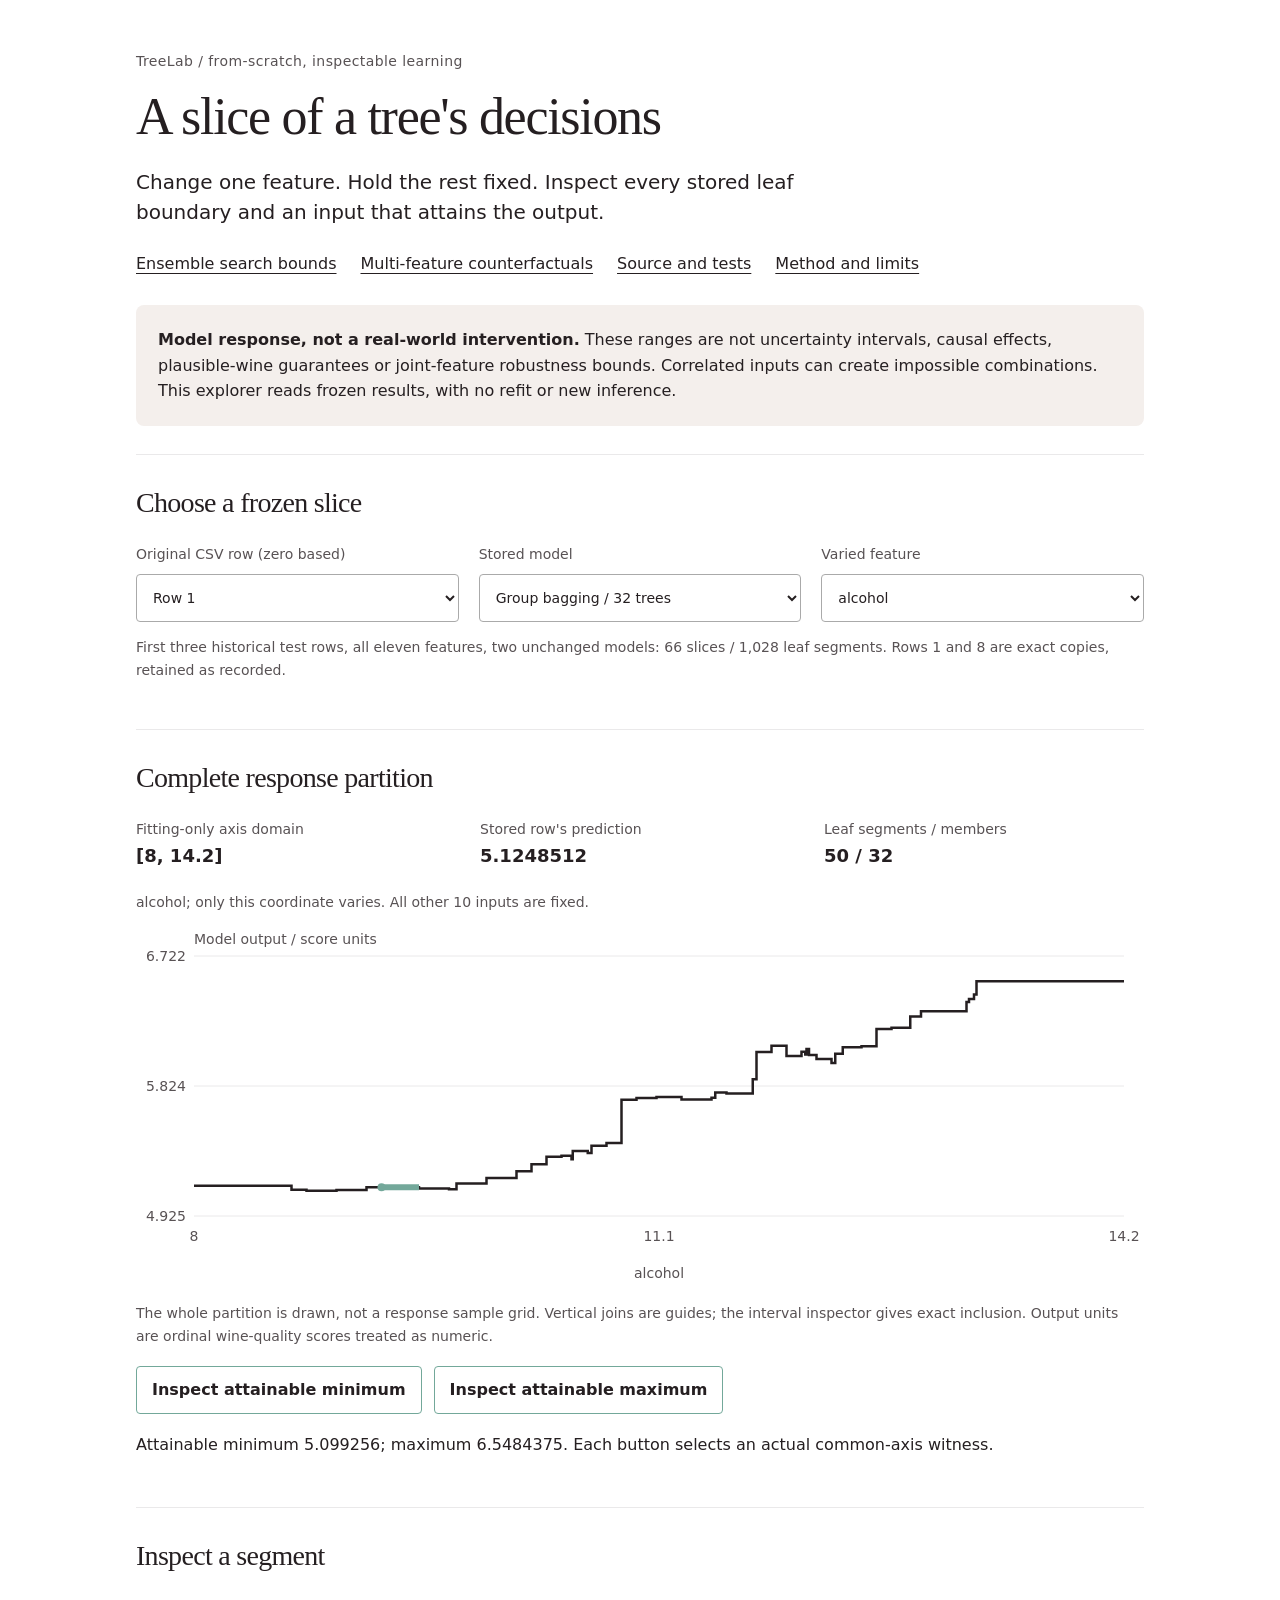
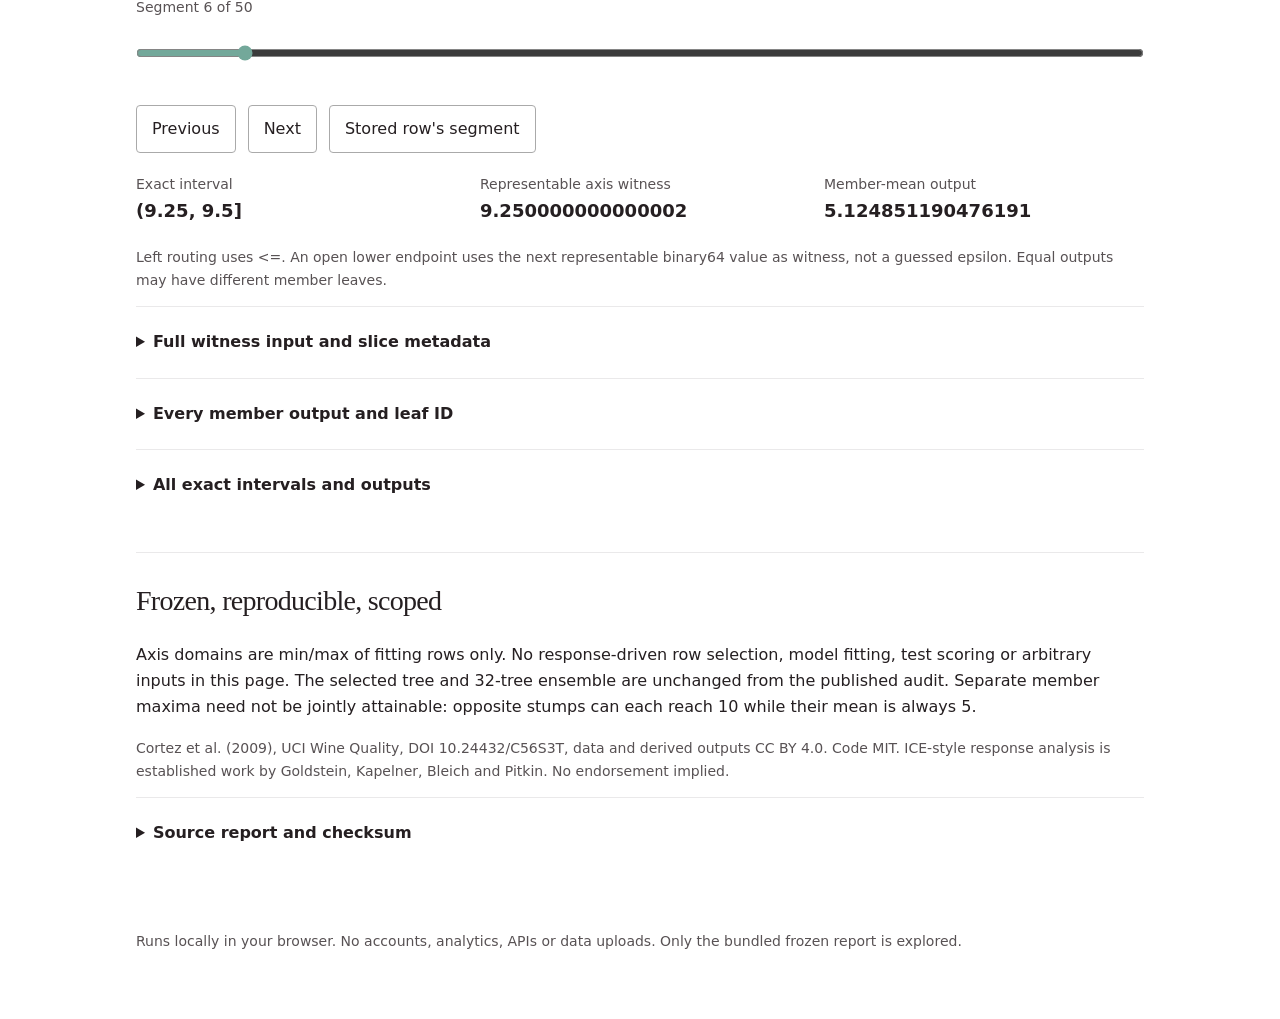
<file: docs/index.html>
<!doctype html>
<html lang="en"><head><meta charset="utf-8"><meta name="viewport" content="width=device-width,initial-scale=1"><meta name="description" content="Explore 66 frozen tree-response slices. Exact boundaries, member leaves and attainable input witnesses. Model response, not causal effects or uncertainty."><title>TreeLab / response explorer</title><link rel="stylesheet" href="style.css"><script defer src="data.js"></script><script defer src="geometry.js"></script><script defer src="app.js"></script></head>
<body><main><header><p class="eyebrow">TreeLab / from-scratch, inspectable learning</p><h1>A slice of a tree's decisions</h1><p class="intro">Change one feature. Hold the rest fixed. Inspect every stored leaf boundary and an input that attains the output.</p><nav aria-label="Project"><a href="forest.html">Ensemble search bounds</a><a href="counterfactual.html">Multi-feature counterfactuals</a><a href="https://github.com/midya8/treelab">Source and tests</a><a href="https://github.com/midya8/treelab/blob/main/SWEEPS.md">Method and limits</a></nav></header>
<aside class="note"><strong>Model response, not a real-world intervention.</strong> These ranges are not uncertainty intervals, causal effects, plausible-wine guarantees or joint-feature robustness bounds. Correlated inputs can create impossible combinations. This explorer reads frozen results, with no refit or new inference.</aside>
<noscript><p>JavaScript is required for the explorer. The source repository contains the full JSON report and static audit figures.</p></noscript>
<p id="error" role="alert" hidden></p>
<section aria-labelledby="choose"><h2 id="choose">Choose a frozen slice</h2><div class="controls"><label>Original CSV row (zero based)<select id="row"></select></label><label>Stored model<select id="model"><option value="bagging_32">Group bagging / 32 trees</option><option value="selected_cart">Selected CART / one tree</option></select></label><label>Varied feature<select id="feature"></select></label></div><p class="caption">First three historical test rows, all eleven features, two unchanged models: 66 slices / 1,028 leaf segments. Rows 1 and 8 are exact copies, retained as recorded.</p></section>
<section aria-labelledby="response-title"><h2 id="response-title">Complete response partition</h2><div class="facts"><div><span>Fitting-only axis domain</span><strong id="domain"></strong></div><div><span>Stored row's prediction</span><strong id="base"></strong></div><div><span>Leaf segments / members</span><strong id="counts"></strong></div></div><p id="axis-title" class="caption"></p><svg id="chart" viewBox="0 0 960 390" role="img" aria-labelledby="chart-title chart-desc"><title id="chart-title">One-feature response</title><desc id="chart-desc">Piecewise-constant model response. Exact interval boundaries and values are available below.</desc><g id="chart-content"></g></svg><p class="caption">The whole partition is drawn, not a response sample grid. Vertical joins are guides; the interval inspector gives exact inclusion. Output units are ordinal wine-quality scores treated as numeric.</p>
<div class="extrema"><button id="minimum" type="button">Inspect attainable minimum</button><button id="maximum" type="button">Inspect attainable maximum</button></div><p id="extrema-summary"></p></section>
<section aria-labelledby="inspect"><h2 id="inspect">Inspect a segment</h2><label for="segment">Segment <output id="segment-label"></output></label><input id="segment" type="range" min="0" value="0" step="1"><div class="step-buttons"><button id="previous" type="button">Previous</button><button id="next" type="button">Next</button><button id="observed" type="button">Stored row's segment</button></div><div id="segment-info" class="facts" aria-live="polite"></div><p class="caption">Left routing uses &lt;=. An open lower endpoint uses the next representable binary64 value as witness, not a guessed epsilon. Equal outputs may have different member leaves.</p>
<details id="witness-details"><summary>Full witness input and slice metadata</summary><pre id="witness"></pre><div class="step-buttons"><button id="copy" type="button">Copy witness JSON</button><button id="download" type="button">Download witness JSON</button></div><p id="copy-status" role="status"></p></details>
<details id="members-details"><summary>Every member output and leaf ID</summary><p class="caption">This is the mean of the displayed members on one common axis segment, not an average of separately attainable extrema.</p><ol id="members"></ol></details>
<details id="all-segments-details"><summary>All exact intervals and outputs</summary><ol id="all-segments"></ol></details></section>
<section aria-labelledby="provenance"><h2 id="provenance">Frozen, reproducible, scoped</h2><p>Axis domains are min/max of fitting rows only. No response-driven row selection, model fitting, test scoring or arbitrary inputs in this page. The selected tree and 32-tree ensemble are unchanged from the published audit. Separate member maxima need not be jointly attainable: opposite stumps can each reach 10 while their mean is always 5.</p><p class="caption">Cortez et al. (2009), UCI Wine Quality, DOI 10.24432/C56S3T, data and derived outputs CC BY 4.0. Code MIT. ICE-style response analysis is established work by Goldstein, Kapelner, Bleich and Pitkin. No endorsement implied.</p><details><summary>Source report and checksum</summary><p id="source-path"></p><code id="source-hash"></code><p>Verify against the repository report with SHA-256. This is a provenance check, not a signature.</p></details></section>
<footer>Runs locally in your browser. No accounts, analytics, APIs or data uploads. Only the bundled frozen report is explored.</footer></main></body></html>
</file>
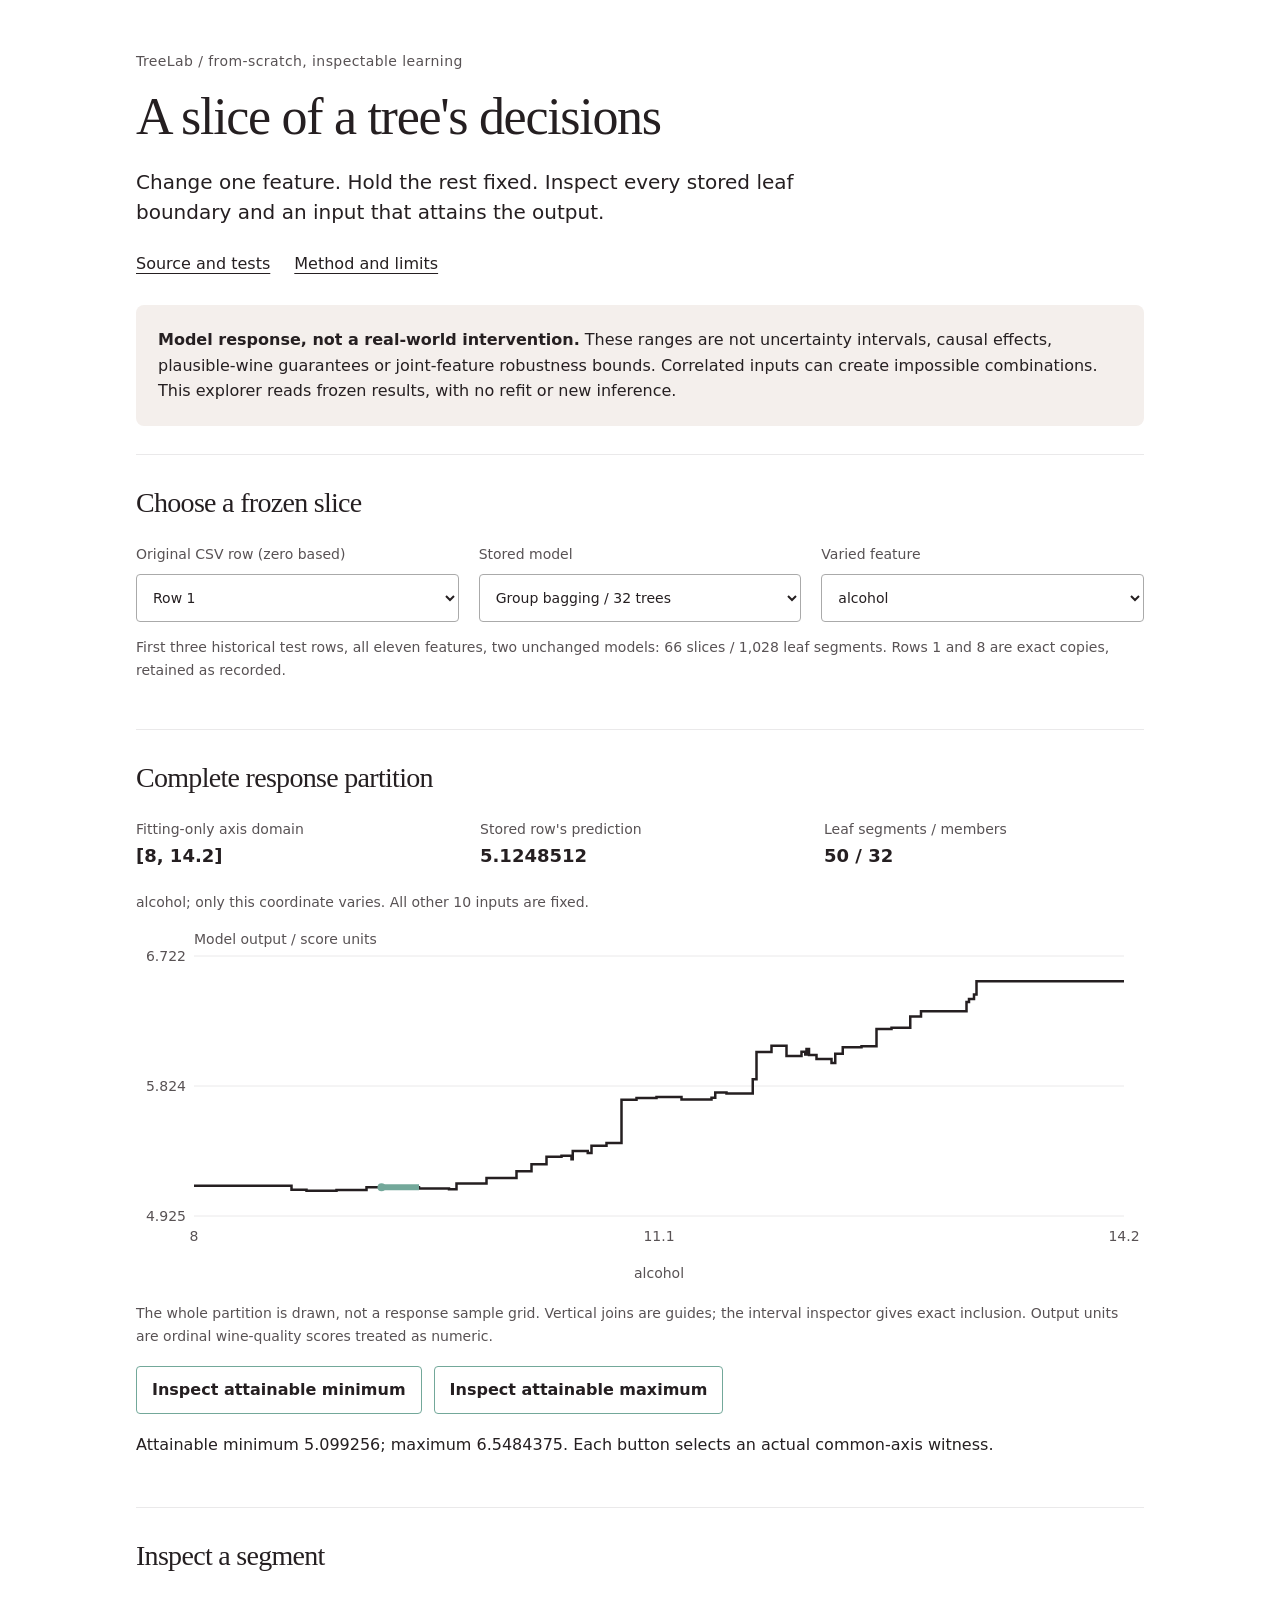
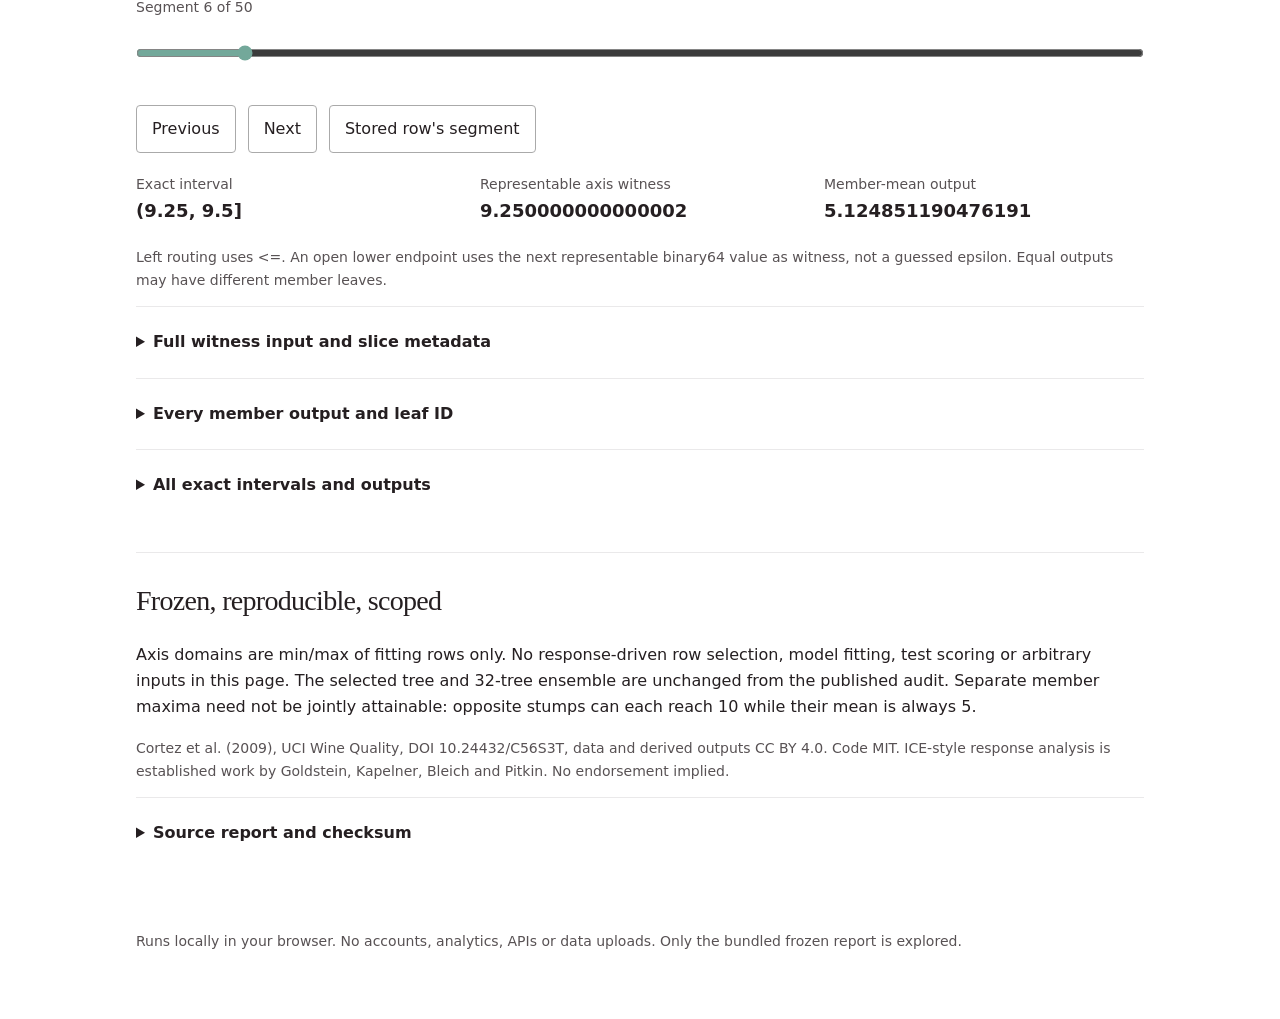
<file: docs/1-index.html>
<!doctype html>
<html lang="en"><head><meta charset="utf-8"><meta name="viewport" content="width=device-width,initial-scale=1"><meta name="description" content="Explore 66 frozen tree-response slices. Exact boundaries, member leaves and attainable input witnesses. Model response, not causal effects or uncertainty."><title>TreeLab / response explorer</title><link rel="stylesheet" href="style.css"><script defer src="data.js"></script><script defer src="geometry.js"></script><script defer src="app.js"></script></head>
<body><main><header><p class="eyebrow">TreeLab / from-scratch, inspectable learning</p><h1>A slice of a tree's decisions</h1><p class="intro">Change one feature. Hold the rest fixed. Inspect every stored leaf boundary and an input that attains the output.</p><nav aria-label="Project"><a href="https://github.com/midya8/treelab">Source and tests</a><a href="https://github.com/midya8/treelab/blob/main/SWEEPS.md">Method and limits</a></nav></header>
<aside class="note"><strong>Model response, not a real-world intervention.</strong> These ranges are not uncertainty intervals, causal effects, plausible-wine guarantees or joint-feature robustness bounds. Correlated inputs can create impossible combinations. This explorer reads frozen results, with no refit or new inference.</aside>
<noscript><p>JavaScript is required for the explorer. The source repository contains the full JSON report and static audit figures.</p></noscript>
<p id="error" role="alert" hidden></p>
<section aria-labelledby="choose"><h2 id="choose">Choose a frozen slice</h2><div class="controls"><label>Original CSV row (zero based)<select id="row"></select></label><label>Stored model<select id="model"><option value="bagging_32">Group bagging / 32 trees</option><option value="selected_cart">Selected CART / one tree</option></select></label><label>Varied feature<select id="feature"></select></label></div><p class="caption">First three historical test rows, all eleven features, two unchanged models: 66 slices / 1,028 leaf segments. Rows 1 and 8 are exact copies, retained as recorded.</p></section>
<section aria-labelledby="response-title"><h2 id="response-title">Complete response partition</h2><div class="facts"><div><span>Fitting-only axis domain</span><strong id="domain"></strong></div><div><span>Stored row's prediction</span><strong id="base"></strong></div><div><span>Leaf segments / members</span><strong id="counts"></strong></div></div><p id="axis-title" class="caption"></p><svg id="chart" viewBox="0 0 960 390" role="img" aria-labelledby="chart-title chart-desc"><title id="chart-title">One-feature response</title><desc id="chart-desc">Piecewise-constant model response. Exact interval boundaries and values are available below.</desc><g id="chart-content"></g></svg><p class="caption">The whole partition is drawn, not a response sample grid. Vertical joins are guides; the interval inspector gives exact inclusion. Output units are ordinal wine-quality scores treated as numeric.</p>
<div class="extrema"><button id="minimum" type="button">Inspect attainable minimum</button><button id="maximum" type="button">Inspect attainable maximum</button></div><p id="extrema-summary"></p></section>
<section aria-labelledby="inspect"><h2 id="inspect">Inspect a segment</h2><label for="segment">Segment <output id="segment-label"></output></label><input id="segment" type="range" min="0" value="0" step="1"><div class="step-buttons"><button id="previous" type="button">Previous</button><button id="next" type="button">Next</button><button id="observed" type="button">Stored row's segment</button></div><div id="segment-info" class="facts" aria-live="polite"></div><p class="caption">Left routing uses &lt;=. An open lower endpoint uses the next representable binary64 value as witness, not a guessed epsilon. Equal outputs may have different member leaves.</p>
<details id="witness-details"><summary>Full witness input and slice metadata</summary><pre id="witness"></pre><div class="step-buttons"><button id="copy" type="button">Copy witness JSON</button><button id="download" type="button">Download witness JSON</button></div><p id="copy-status" role="status"></p></details>
<details id="members-details"><summary>Every member output and leaf ID</summary><p class="caption">This is the mean of the displayed members on one common axis segment, not an average of separately attainable extrema.</p><ol id="members"></ol></details>
<details id="all-segments-details"><summary>All exact intervals and outputs</summary><ol id="all-segments"></ol></details></section>
<section aria-labelledby="provenance"><h2 id="provenance">Frozen, reproducible, scoped</h2><p>Axis domains are min/max of fitting rows only. No response-driven row selection, model fitting, test scoring or arbitrary inputs in this page. The selected tree and 32-tree ensemble are unchanged from the published audit. Separate member maxima need not be jointly attainable: opposite stumps can each reach 10 while their mean is always 5.</p><p class="caption">Cortez et al. (2009), UCI Wine Quality, DOI 10.24432/C56S3T, data and derived outputs CC BY 4.0. Code MIT. ICE-style response analysis is established work by Goldstein, Kapelner, Bleich and Pitkin. No endorsement implied.</p><details><summary>Source report and checksum</summary><p id="source-path"></p><code id="source-hash"></code><p>Verify against the repository report with SHA-256. This is a provenance check, not a signature.</p></details></section>
<footer>Runs locally in your browser. No accounts, analytics, APIs or data uploads. Only the bundled frozen report is explored.</footer></main></body></html>
</file>
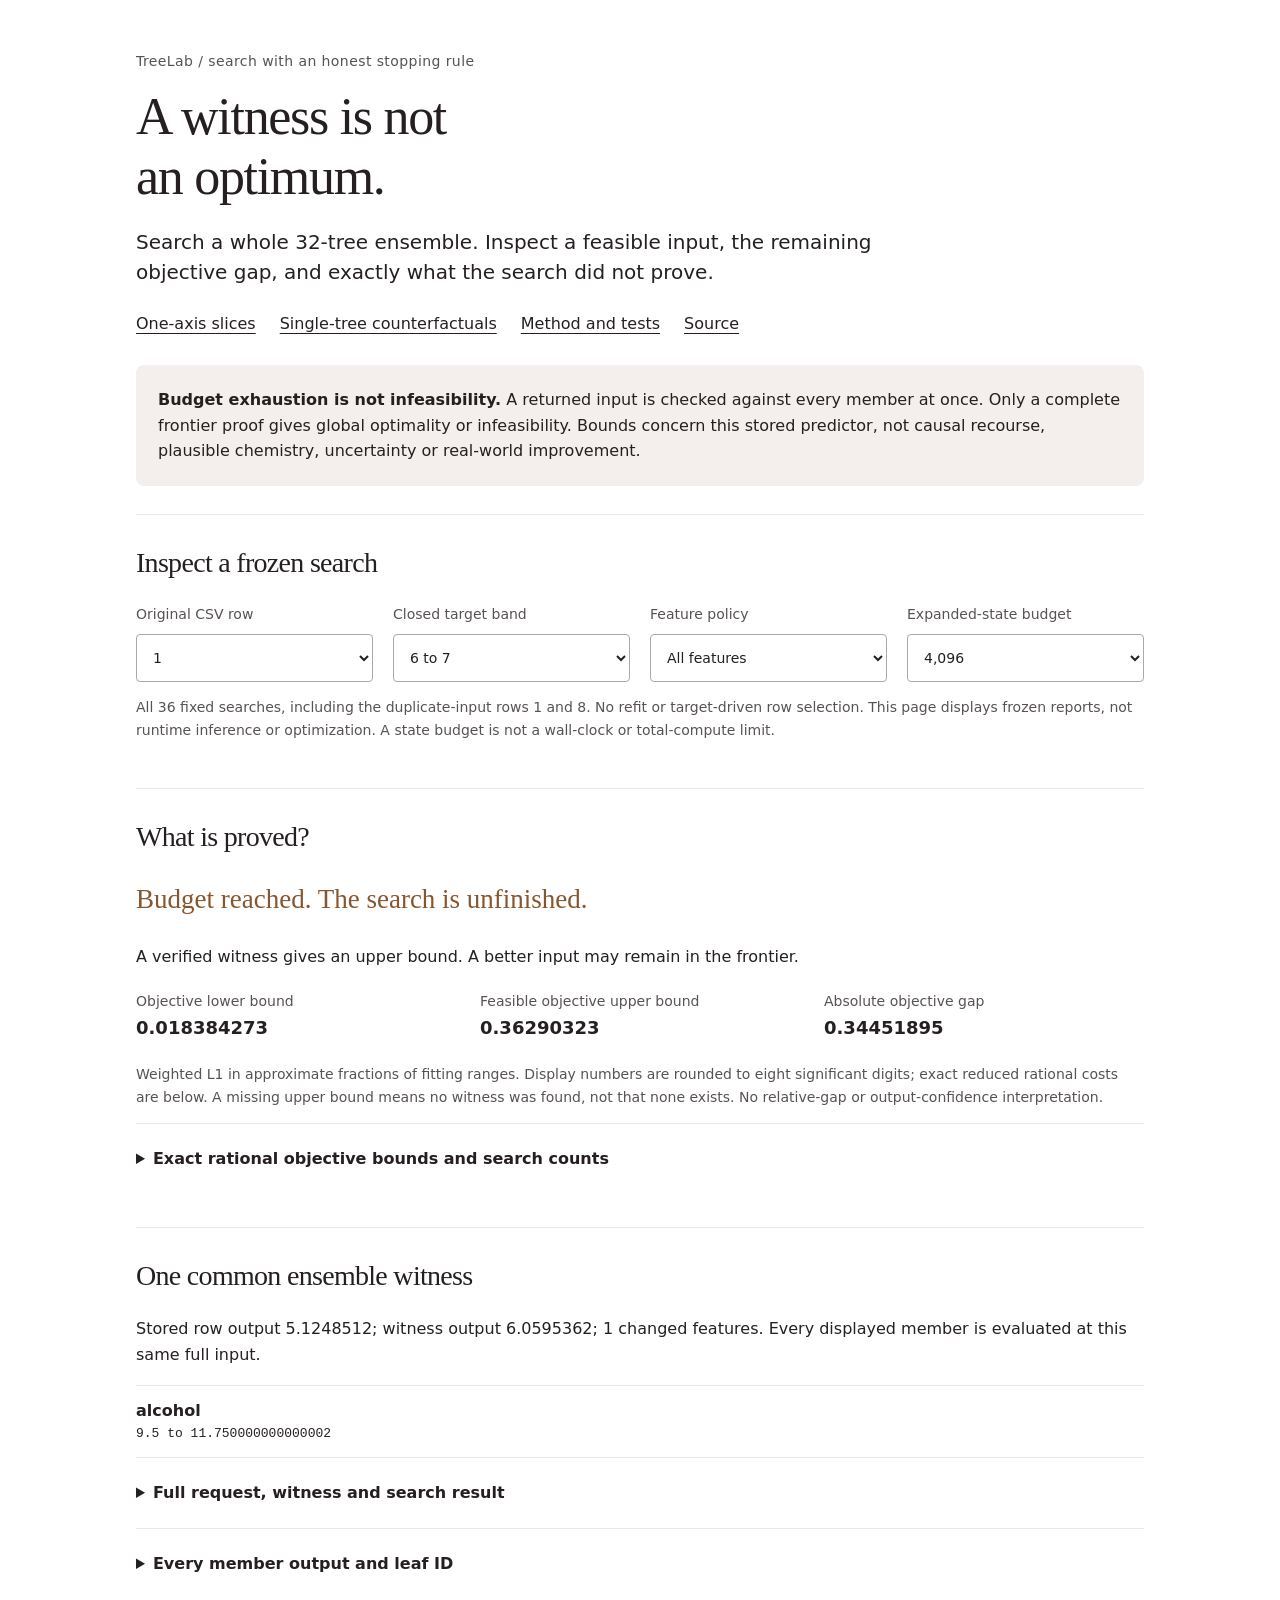
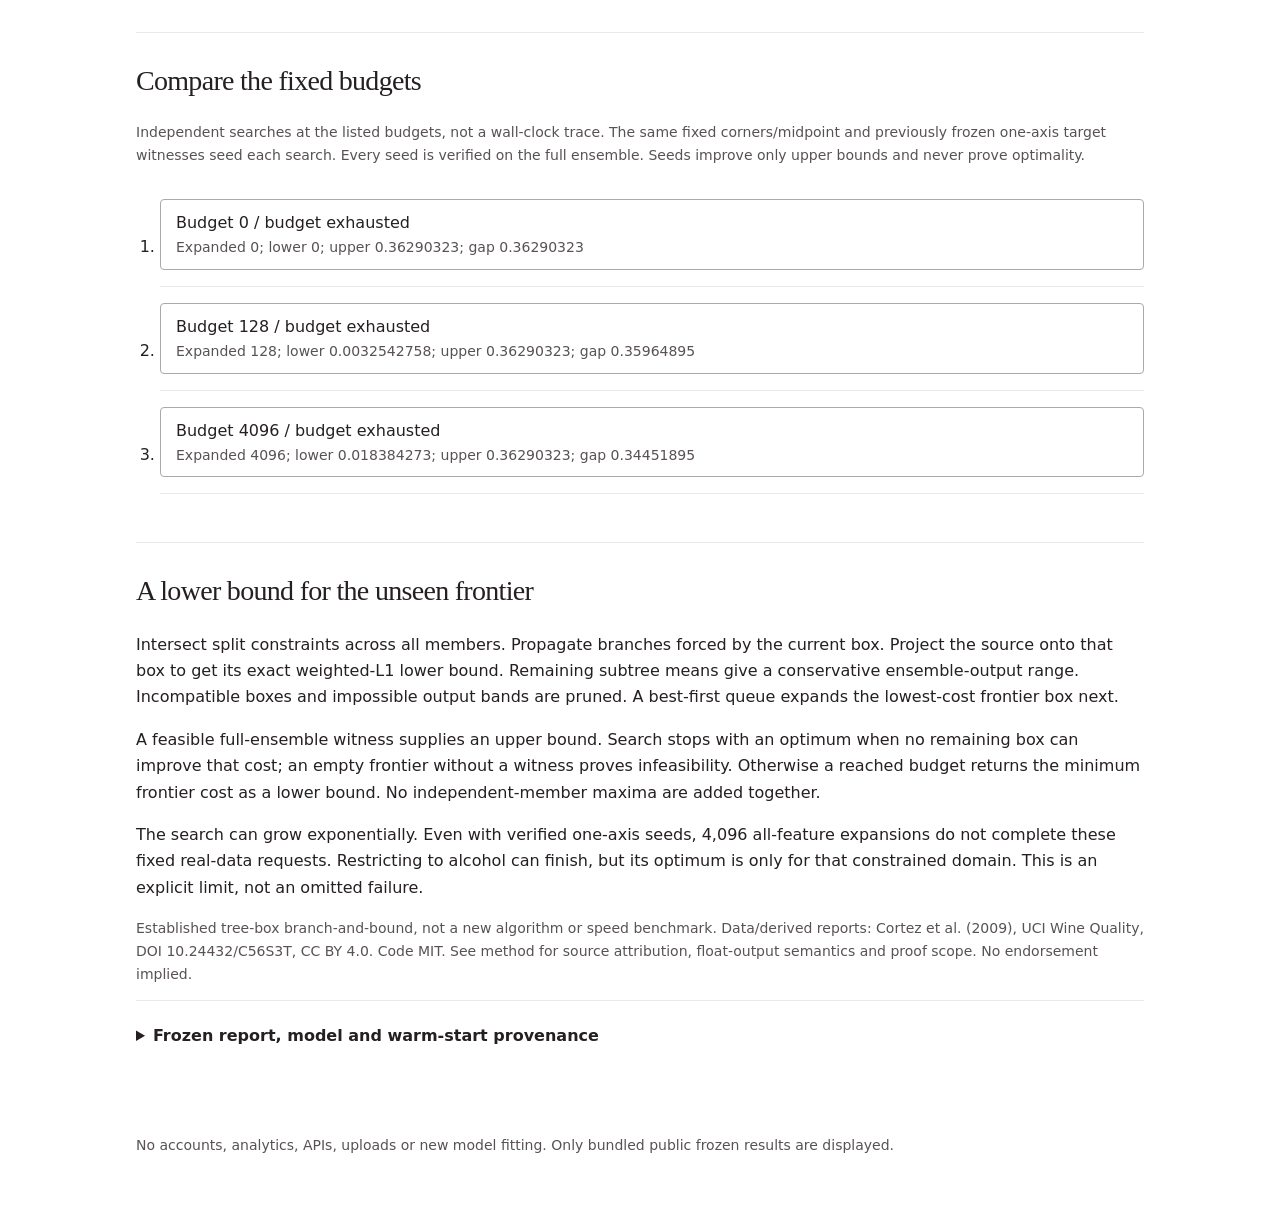
<file: docs/11-forest.html>
<!doctype html><html lang="en"><head><meta charset="utf-8"><meta name="viewport" content="width=device-width,initial-scale=1"><meta name="description" content="Inspect bounded best-first counterfactual search for a frozen 32-tree ensemble. Exact objective bounds, verified witnesses, explicit budget exhaustion."><title>TreeLab / ensemble search bounds</title><link rel="stylesheet" href="style.css"><link rel="stylesheet" href="forest.css"><script defer src="forest-data.js"></script><script defer src="forest.js"></script></head><body><main>
<header><p class="eyebrow">TreeLab / search with an honest stopping rule</p><h1>A witness is not<br>an optimum.</h1><p class="intro">Search a whole 32-tree ensemble. Inspect a feasible input, the remaining objective gap, and exactly what the search did not prove.</p><nav aria-label="Project"><a href="index.html">One-axis slices</a><a href="counterfactual.html">Single-tree counterfactuals</a><a href="https://github.com/midya8/treelab/blob/main/FOREST_SEARCH.md">Method and tests</a><a href="https://github.com/midya8/treelab">Source</a></nav></header>
<aside class="note"><strong>Budget exhaustion is not infeasibility.</strong> A returned input is checked against every member at once. Only a complete frontier proof gives global optimality or infeasibility. Bounds concern this stored predictor, not causal recourse, plausible chemistry, uncertainty or real-world improvement.</aside><noscript>JavaScript is required. The repository contains the full JSON report and offline CLI.</noscript><p id="fs-error" role="alert" hidden></p>
<section aria-labelledby="choose"><h2 id="choose">Inspect a frozen search</h2><div class="controls fs-controls"><label>Original CSV row<select id="fs-row"></select></label><label>Closed target band<select id="fs-target"><option value="6">6 to 7</option><option value="7">7 to 8</option></select></label><label>Feature policy<select id="fs-policy"><option value="all_features">All features</option><option value="alcohol_only">Alcohol only</option></select></label><label>Expanded-state budget<select id="fs-budget"><option value="0">0</option><option value="128">128</option><option value="4096">4,096</option></select></label></div><p class="caption">All 36 fixed searches, including the duplicate-input rows 1 and 8. No refit or target-driven row selection. This page displays frozen reports, not runtime inference or optimization. A state budget is not a wall-clock or total-compute limit.</p></section>
<section aria-labelledby="certificate"><h2 id="certificate">What is proved?</h2><p id="fs-status" class="fs-verdict" role="status"></p><p id="fs-meaning"></p><div class="facts"><div><span>Objective lower bound</span><strong id="fs-lower"></strong></div><div><span>Feasible objective upper bound</span><strong id="fs-upper"></strong></div><div><span>Absolute objective gap</span><strong id="fs-gap"></strong></div></div><p class="caption">Weighted L1 in approximate fractions of fitting ranges. Display numbers are rounded to eight significant digits; exact reduced rational costs are below. A missing upper bound means no witness was found, not that none exists. No relative-gap or output-confidence interpretation.</p><details><summary>Exact rational objective bounds and search counts</summary><pre id="fs-bounds"></pre></details></section>
<section aria-labelledby="witness-title"><h2 id="witness-title">One common ensemble witness</h2><p id="fs-witness-summary"></p><div id="fs-changes"></div><details id="fs-witness-details"><summary>Full request, witness and search result</summary><pre id="fs-witness"></pre><div class="step-buttons"><button id="fs-copy" type="button">Copy search JSON</button><button id="fs-download" type="button">Download search JSON</button></div><p id="fs-copy-status" role="status"></p></details><details><summary>Every member output and leaf ID</summary><ol id="fs-members"></ol></details></section>
<section aria-labelledby="history"><h2 id="history">Compare the fixed budgets</h2><p class="caption">Independent searches at the listed budgets, not a wall-clock trace. The same fixed corners/midpoint and previously frozen one-axis target witnesses seed each search. Every seed is verified on the full ensemble. Seeds improve only upper bounds and never prove optimality.</p><ol id="fs-history"></ol></section>
<section aria-labelledby="how"><h2 id="how">A lower bound for the unseen frontier</h2><p>Intersect split constraints across all members. Propagate branches forced by the current box. Project the source onto that box to get its exact weighted-L1 lower bound. Remaining subtree means give a conservative ensemble-output range. Incompatible boxes and impossible output bands are pruned. A best-first queue expands the lowest-cost frontier box next.</p><p>A feasible full-ensemble witness supplies an upper bound. Search stops with an optimum when no remaining box can improve that cost; an empty frontier without a witness proves infeasibility. Otherwise a reached budget returns the minimum frontier cost as a lower bound. No independent-member maxima are added together.</p><p>The search can grow exponentially. Even with verified one-axis seeds, 4,096 all-feature expansions do not complete these fixed real-data requests. Restricting to alcohol can finish, but its optimum is only for that constrained domain. This is an explicit limit, not an omitted failure.</p><p class="caption">Established tree-box branch-and-bound, not a new algorithm or speed benchmark. Data/derived reports: Cortez et al. (2009), UCI Wine Quality, DOI 10.24432/C56S3T, CC BY 4.0. Code MIT. See method for source attribution, float-output semantics and proof scope. No endorsement implied.</p><details><summary>Frozen report, model and warm-start provenance</summary><pre id="fs-provenance"></pre></details></section><footer>No accounts, analytics, APIs, uploads or new model fitting. Only bundled public frozen results are displayed.</footer></main></body></html>
</file>
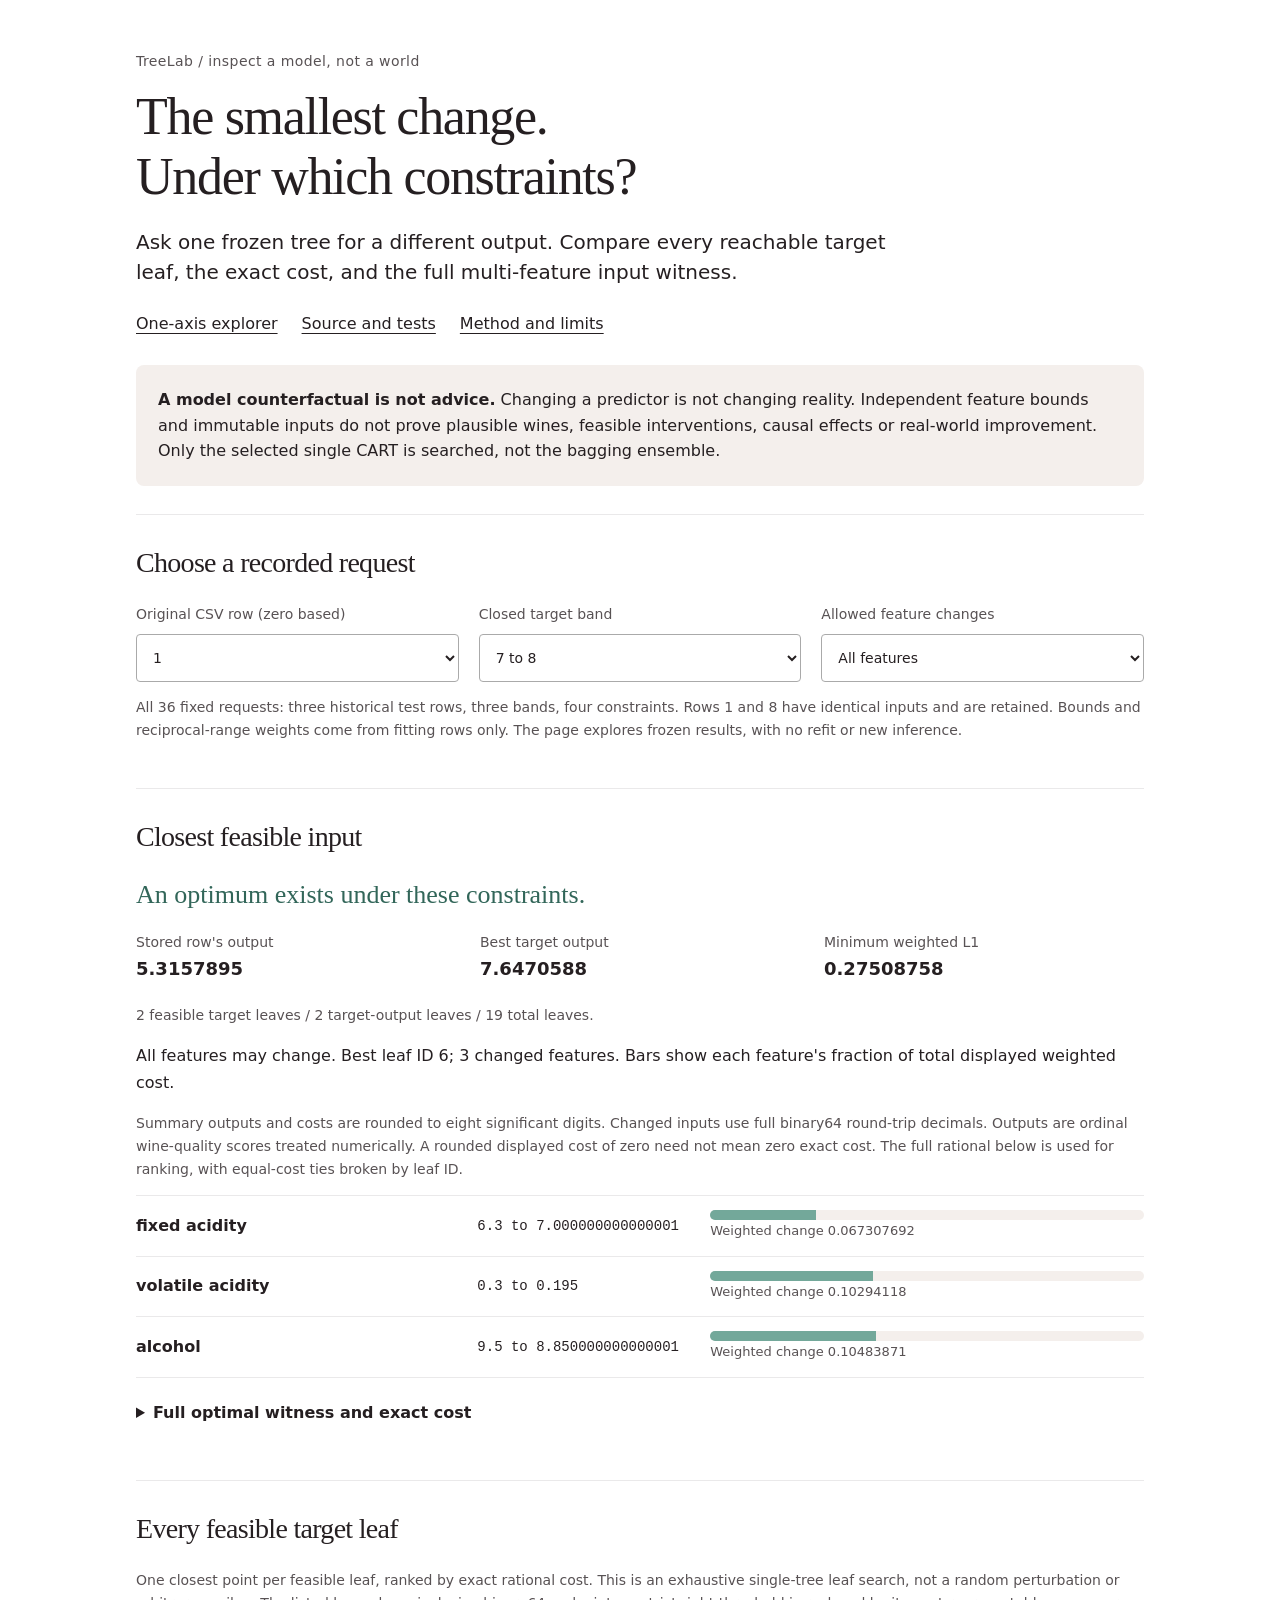
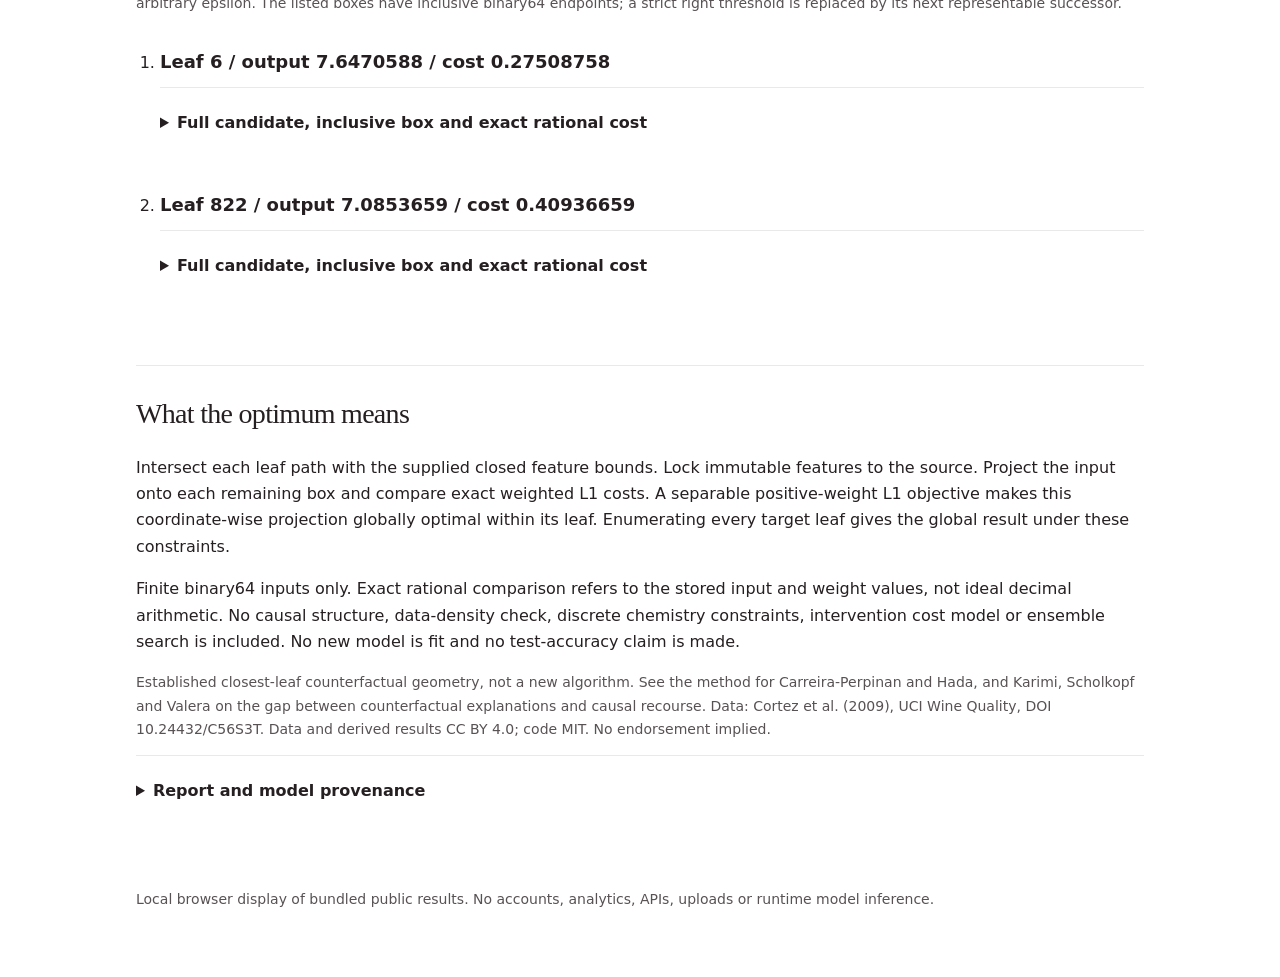
<file: docs/9-counterfactual.html>
<!doctype html>
<html lang="en"><head><meta charset="utf-8"><meta name="viewport" content="width=device-width,initial-scale=1"><meta name="description" content="Constrained, multi-feature CART counterfactuals. Closest feasible leaf, exact rational weighted-L1 costs, full witnesses and explicit infeasibility."><title>TreeLab / constrained counterfactuals</title><link rel="stylesheet" href="style.css"><link rel="stylesheet" href="counterfactual.css"><script defer src="counterfactual-data.js"></script><script defer src="counterfactual.js"></script></head>
<body><main><header><p class="eyebrow">TreeLab / inspect a model, not a world</p><h1>The smallest change.<br>Under which constraints?</h1><p class="intro">Ask one frozen tree for a different output. Compare every reachable target leaf, the exact cost, and the full multi-feature input witness.</p><nav aria-label="Project"><a href="index.html">One-axis explorer</a><a href="https://github.com/midya8/treelab">Source and tests</a><a href="https://github.com/midya8/treelab/blob/main/COUNTERFACTUALS.md">Method and limits</a></nav></header>
<aside class="note"><strong>A model counterfactual is not advice.</strong> Changing a predictor is not changing reality. Independent feature bounds and immutable inputs do not prove plausible wines, feasible interventions, causal effects or real-world improvement. Only the selected single CART is searched, not the bagging ensemble.</aside>
<noscript>JavaScript is required. The source repository contains the complete report and CLI.</noscript><p id="cf-error" role="alert" hidden></p>
<section aria-labelledby="choose"><h2 id="choose">Choose a recorded request</h2><div class="controls"><label>Original CSV row (zero based)<select id="cf-row"></select></label><label>Closed target band<select id="cf-target"><option value="6">6 to 7</option><option value="7">7 to 8</option><option value="9">9 only</option></select></label><label>Allowed feature changes<select id="cf-policy"><option value="all_features">All features</option><option value="alcohol_only">Alcohol only</option><option value="fixed_alcohol">Everything except alcohol</option><option value="all_fixed">No features</option></select></label></div><p class="caption">All 36 fixed requests: three historical test rows, three bands, four constraints. Rows 1 and 8 have identical inputs and are retained. Bounds and reciprocal-range weights come from fitting rows only. The page explores frozen results, with no refit or new inference.</p></section>
<section aria-labelledby="result"><h2 id="result">Closest feasible input</h2><p id="cf-status" class="verdict" role="status"></p><div class="facts"><div><span>Stored row's output</span><strong id="cf-base"></strong></div><div><span>Best target output</span><strong id="cf-output"></strong></div><div><span>Minimum weighted L1</span><strong id="cf-cost"></strong></div></div><p id="cf-counts" class="caption"></p><p id="cf-explanation"></p><p class="caption">Summary outputs and costs are rounded to eight significant digits. Changed inputs use full binary64 round-trip decimals. Outputs are ordinal wine-quality scores treated numerically. A rounded displayed cost of zero need not mean zero exact cost. The full rational below is used for ranking, with equal-cost ties broken by leaf ID.</p><div id="cf-changes" aria-label="Feature changes"></div>
<details id="cf-witness-details"><summary>Full optimal witness and exact cost</summary><pre id="cf-witness"></pre><div class="step-buttons"><button id="cf-copy" type="button">Copy request and result</button><button id="cf-download" type="button">Download request and result</button></div><p id="cf-copy-status" role="status"></p></details></section>
<section aria-labelledby="leaves"><h2 id="leaves">Every feasible target leaf</h2><p class="caption">One closest point per feasible leaf, ranked by exact rational cost. This is an exhaustive single-tree leaf search, not a random perturbation or arbitrary epsilon. The listed boxes have inclusive binary64 endpoints; a strict right threshold is replaced by its next representable successor.</p><ol id="cf-candidates"></ol><p id="cf-empty"></p></section>
<section aria-labelledby="scope"><h2 id="scope">What the optimum means</h2><p>Intersect each leaf path with the supplied closed feature bounds. Lock immutable features to the source. Project the input onto each remaining box and compare exact weighted L1 costs. A separable positive-weight L1 objective makes this coordinate-wise projection globally optimal within its leaf. Enumerating every target leaf gives the global result under these constraints.</p><p>Finite binary64 inputs only. Exact rational comparison refers to the stored input and weight values, not ideal decimal arithmetic. No causal structure, data-density check, discrete chemistry constraints, intervention cost model or ensemble search is included. No new model is fit and no test-accuracy claim is made.</p><p class="caption">Established closest-leaf counterfactual geometry, not a new algorithm. See the method for Carreira-Perpinan and Hada, and Karimi, Scholkopf and Valera on the gap between counterfactual explanations and causal recourse. Data: Cortez et al. (2009), UCI Wine Quality, DOI 10.24432/C56S3T. Data and derived results CC BY 4.0; code MIT. No endorsement implied.</p><details><summary>Report and model provenance</summary><pre id="cf-provenance"></pre></details></section>
<footer>Local browser display of bundled public results. No accounts, analytics, APIs, uploads or runtime model inference.</footer></main></body></html>
</file>
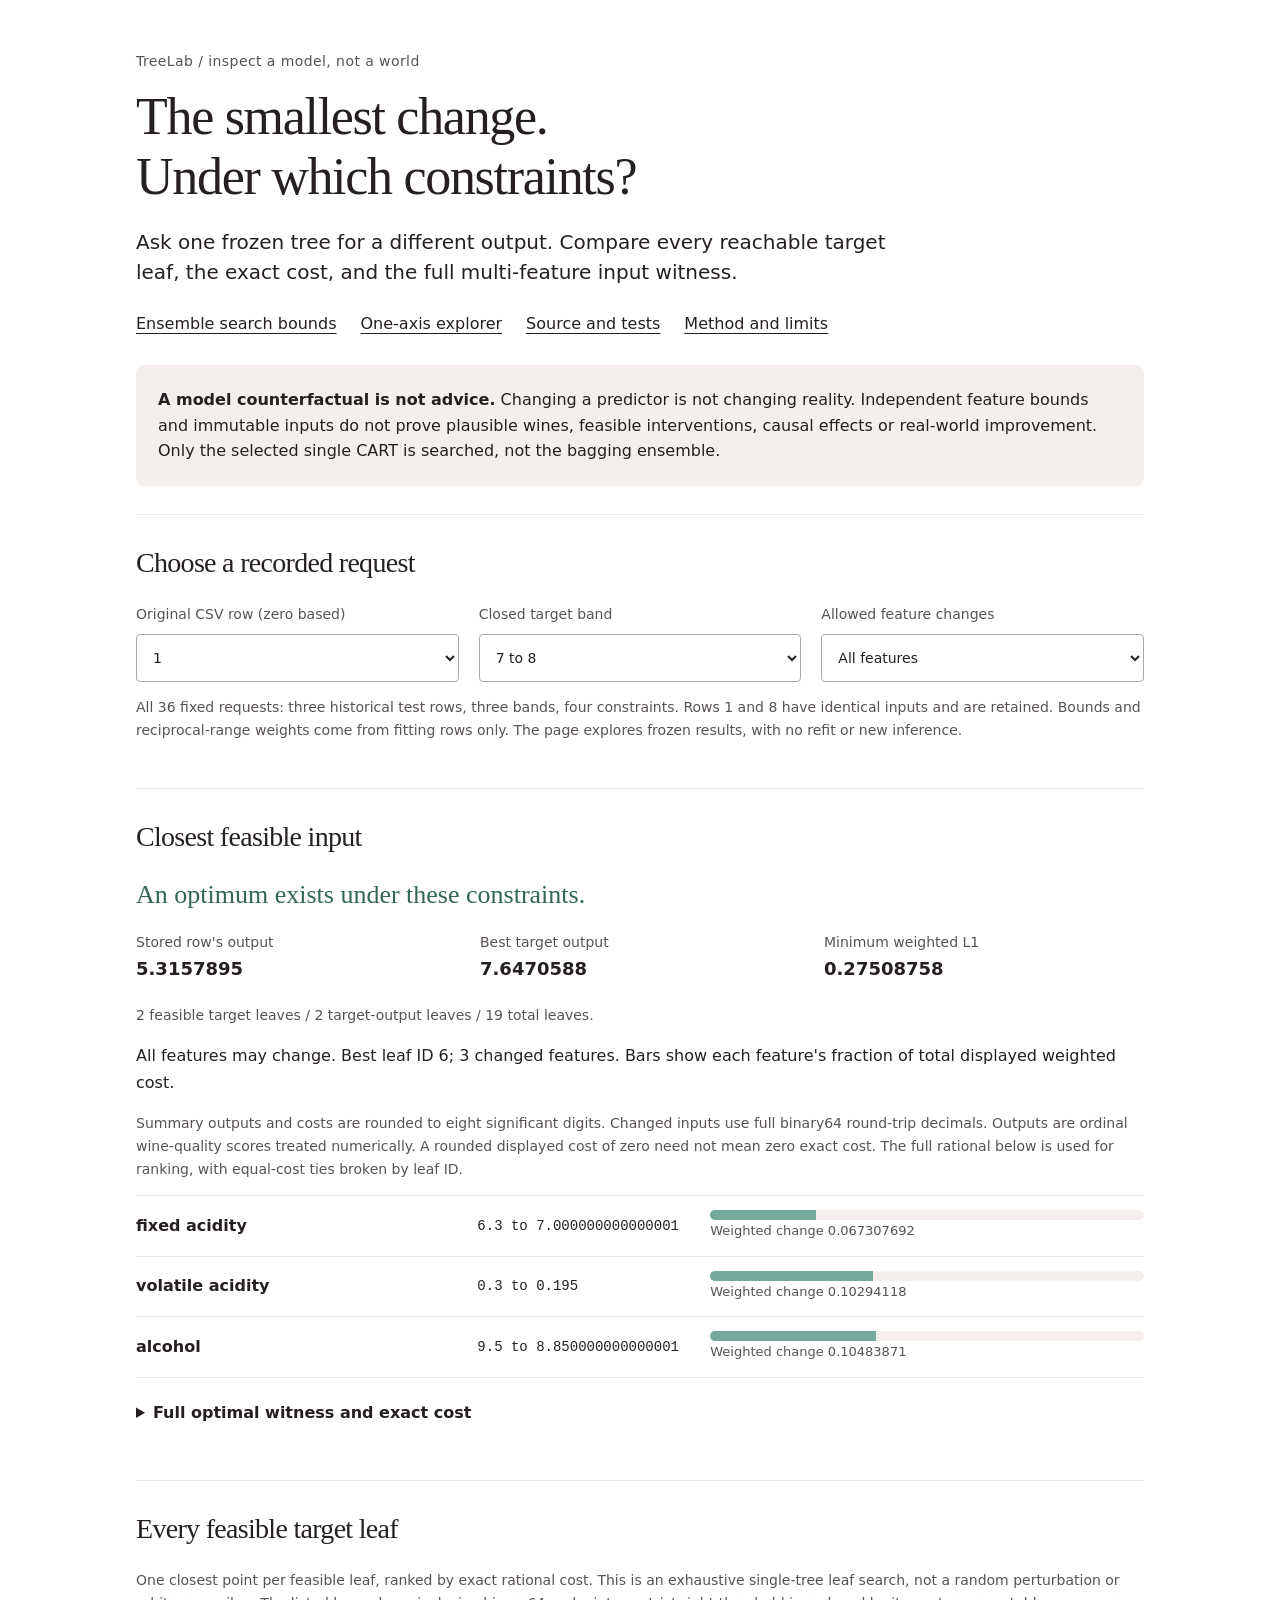
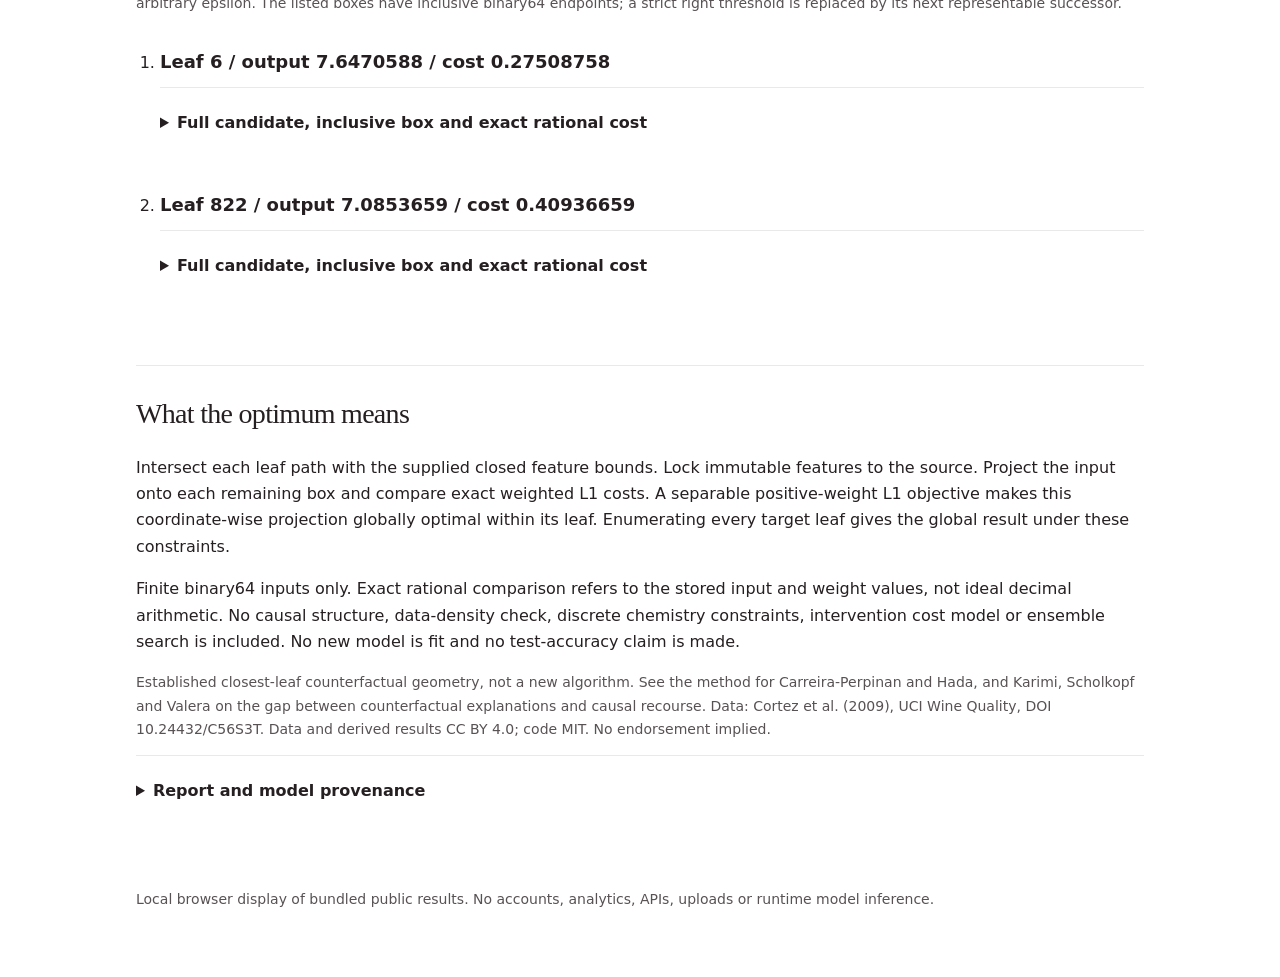
<file: docs/counterfactual.html>
<!doctype html>
<html lang="en"><head><meta charset="utf-8"><meta name="viewport" content="width=device-width,initial-scale=1"><meta name="description" content="Constrained, multi-feature CART counterfactuals. Closest feasible leaf, exact rational weighted-L1 costs, full witnesses and explicit infeasibility."><title>TreeLab / constrained counterfactuals</title><link rel="stylesheet" href="style.css"><link rel="stylesheet" href="counterfactual.css"><script defer src="counterfactual-data.js"></script><script defer src="counterfactual.js"></script></head>
<body><main><header><p class="eyebrow">TreeLab / inspect a model, not a world</p><h1>The smallest change.<br>Under which constraints?</h1><p class="intro">Ask one frozen tree for a different output. Compare every reachable target leaf, the exact cost, and the full multi-feature input witness.</p><nav aria-label="Project"><a href="forest.html">Ensemble search bounds</a><a href="index.html">One-axis explorer</a><a href="https://github.com/midya8/treelab">Source and tests</a><a href="https://github.com/midya8/treelab/blob/main/COUNTERFACTUALS.md">Method and limits</a></nav></header>
<aside class="note"><strong>A model counterfactual is not advice.</strong> Changing a predictor is not changing reality. Independent feature bounds and immutable inputs do not prove plausible wines, feasible interventions, causal effects or real-world improvement. Only the selected single CART is searched, not the bagging ensemble.</aside>
<noscript>JavaScript is required. The source repository contains the complete report and CLI.</noscript><p id="cf-error" role="alert" hidden></p>
<section aria-labelledby="choose"><h2 id="choose">Choose a recorded request</h2><div class="controls"><label>Original CSV row (zero based)<select id="cf-row"></select></label><label>Closed target band<select id="cf-target"><option value="6">6 to 7</option><option value="7">7 to 8</option><option value="9">9 only</option></select></label><label>Allowed feature changes<select id="cf-policy"><option value="all_features">All features</option><option value="alcohol_only">Alcohol only</option><option value="fixed_alcohol">Everything except alcohol</option><option value="all_fixed">No features</option></select></label></div><p class="caption">All 36 fixed requests: three historical test rows, three bands, four constraints. Rows 1 and 8 have identical inputs and are retained. Bounds and reciprocal-range weights come from fitting rows only. The page explores frozen results, with no refit or new inference.</p></section>
<section aria-labelledby="result"><h2 id="result">Closest feasible input</h2><p id="cf-status" class="verdict" role="status"></p><div class="facts"><div><span>Stored row's output</span><strong id="cf-base"></strong></div><div><span>Best target output</span><strong id="cf-output"></strong></div><div><span>Minimum weighted L1</span><strong id="cf-cost"></strong></div></div><p id="cf-counts" class="caption"></p><p id="cf-explanation"></p><p class="caption">Summary outputs and costs are rounded to eight significant digits. Changed inputs use full binary64 round-trip decimals. Outputs are ordinal wine-quality scores treated numerically. A rounded displayed cost of zero need not mean zero exact cost. The full rational below is used for ranking, with equal-cost ties broken by leaf ID.</p><div id="cf-changes" aria-label="Feature changes"></div>
<details id="cf-witness-details"><summary>Full optimal witness and exact cost</summary><pre id="cf-witness"></pre><div class="step-buttons"><button id="cf-copy" type="button">Copy request and result</button><button id="cf-download" type="button">Download request and result</button></div><p id="cf-copy-status" role="status"></p></details></section>
<section aria-labelledby="leaves"><h2 id="leaves">Every feasible target leaf</h2><p class="caption">One closest point per feasible leaf, ranked by exact rational cost. This is an exhaustive single-tree leaf search, not a random perturbation or arbitrary epsilon. The listed boxes have inclusive binary64 endpoints; a strict right threshold is replaced by its next representable successor.</p><ol id="cf-candidates"></ol><p id="cf-empty"></p></section>
<section aria-labelledby="scope"><h2 id="scope">What the optimum means</h2><p>Intersect each leaf path with the supplied closed feature bounds. Lock immutable features to the source. Project the input onto each remaining box and compare exact weighted L1 costs. A separable positive-weight L1 objective makes this coordinate-wise projection globally optimal within its leaf. Enumerating every target leaf gives the global result under these constraints.</p><p>Finite binary64 inputs only. Exact rational comparison refers to the stored input and weight values, not ideal decimal arithmetic. No causal structure, data-density check, discrete chemistry constraints, intervention cost model or ensemble search is included. No new model is fit and no test-accuracy claim is made.</p><p class="caption">Established closest-leaf counterfactual geometry, not a new algorithm. See the method for Carreira-Perpinan and Hada, and Karimi, Scholkopf and Valera on the gap between counterfactual explanations and causal recourse. Data: Cortez et al. (2009), UCI Wine Quality, DOI 10.24432/C56S3T. Data and derived results CC BY 4.0; code MIT. No endorsement implied.</p><details><summary>Report and model provenance</summary><pre id="cf-provenance"></pre></details></section>
<footer>Local browser display of bundled public results. No accounts, analytics, APIs, uploads or runtime model inference.</footer></main></body></html>
</file>
<file: docs/style.css>
:root{color-scheme:light;--ink:#251f21;--muted:#585254;--rule:#eae9ea;--teal:#73a89a;--ground:#f4efec}*{box-sizing:border-box}body{margin:0;background:white;color:var(--ink);font:16px/1.65 system-ui,-apple-system,sans-serif}main{max-width:1080px;margin:auto;padding:36px}h1,h2{font-family:Georgia,serif;font-weight:400;letter-spacing:-.025em;line-height:1.15}h1{font-size:clamp(32px,5vw,52px);margin:12px 0 20px}h2{font-size:28px;margin:0 0 24px}.eyebrow,.caption,footer{color:var(--muted)}.eyebrow{font-size:14px;letter-spacing:.03em}.intro{max-width:750px;font-size:20px;line-height:1.5}nav{display:flex;gap:24px;flex-wrap:wrap;margin:24px 0}a{color:var(--ink);text-underline-offset:4px}a:hover{text-decoration-thickness:2px}.note{background:var(--ground);border-radius:8px;padding:22px;margin:28px 0;line-height:1.6}section{padding:32px 0;border-top:1px solid var(--rule)}.controls{display:grid;grid-template-columns:repeat(3,minmax(0,1fr));gap:20px}label{display:block;font-size:14px;color:var(--muted)}select,button,input{font:inherit}select{width:100%;margin-top:8px;padding:12px;border:1px solid #aaa;border-radius:4px;background:white;color:var(--ink);min-height:48px}.caption{font-size:14px;line-height:1.65}button{background:white;border:1px solid #aaa;border-radius:4px;padding:10px 15px;min-height:46px;color:var(--ink);cursor:pointer}button:hover:not(:disabled){background:var(--ground)}button:disabled{opacity:.5;cursor:default}button:focus-visible,select:focus-visible,summary:focus-visible,input:focus-visible{outline:3px solid var(--teal);outline-offset:4px}.facts{display:grid;grid-template-columns:repeat(3,minmax(0,1fr));gap:24px;margin:20px 0}.facts span{display:block;font-size:14px;color:var(--muted)}.facts strong{display:block;font-size:18px;font-weight:600;overflow-wrap:anywhere}.extrema,.step-buttons{display:flex;flex-wrap:wrap;gap:12px;margin:18px 0}.extrema button{border-color:var(--teal);font-weight:600}svg{width:100%;height:auto;display:block;overflow:visible}input[type=range]{width:100%;height:44px;accent-color:var(--teal);margin:12px 0}.selected-output{color:var(--teal);font-weight:600}details{border-top:1px solid var(--rule);padding:12px 0}summary{cursor:pointer;padding:10px 0;min-height:44px;font-weight:600}pre,code{font:13px/1.6 ui-monospace,monospace;white-space:pre-wrap;overflow-wrap:anywhere}pre{background:#faf9f8;padding:18px;border-radius:4px}ol{padding-left:24px}li{padding:8px 0;overflow-wrap:anywhere}#members{display:grid;grid-template-columns:repeat(2,minmax(0,1fr));gap:0 32px}#all-segments button{text-align:left;width:100%;font-size:14px}footer{padding:30px 0;font-size:14px}#error{color:#a51d1d}p{overflow-wrap:anywhere}@media(max-width:700px){main{padding:24px}h2{font-size:24px}.controls,.facts{grid-template-columns:1fr;gap:16px}.facts{margin:18px 0}.facts strong{font-size:17px}.note{padding:18px}.intro{font-size:18px}#members{grid-template-columns:1fr}section{padding:26px 0}.extrema button{width:100%}svg{min-height:185px}button{max-width:100%}}@media(prefers-reduced-motion:reduce){*{scroll-behavior:auto}}
</file>
<file: docs/forest.css>
.fs-controls{grid-template-columns:repeat(4,minmax(0,1fr))}.fs-verdict{font:27px/1.35 Georgia,serif}.fs-verdict[data-status=optimal]{color:#326659}.fs-verdict[data-status=budget_exhausted]{color:#87562f}.fs-verdict[data-status=infeasible]{color:#6e4567}.fs-change{padding:12px 0;border-top:1px solid var(--rule);overflow-wrap:anywhere}.fs-change code{display:block}#fs-history li{padding:16px 0;border-bottom:1px solid var(--rule)}#fs-history button{width:100%;text-align:left}#fs-history small{display:block;color:var(--muted);font:14px/1.6 system-ui}#fs-error{color:#a51d1d}@media(max-width:850px){.fs-controls{grid-template-columns:repeat(2,minmax(0,1fr))}}@media(max-width:700px){.fs-controls{grid-template-columns:1fr}.fs-verdict{font-size:23px}}
</file>
<file: docs/counterfactual.css>
.verdict{font:26px/1.3 Georgia,serif;margin:16px 0}.verdict[data-status=optimal]{color:#326659}.verdict[data-status=infeasible]{color:#87562f}.change-row{display:grid;grid-template-columns:1.5fr 1fr 2fr;gap:16px;padding:14px 0;border-top:1px solid var(--rule);align-items:center}.change-row strong{font-weight:600}.change-value{font:14px/1.6 ui-monospace,monospace;overflow-wrap:anywhere}.change-track{height:10px;background:var(--ground);border-radius:5px;overflow:hidden}.change-fill{height:100%;background:var(--teal)}.change-weight{font-size:13px;color:var(--muted)}#cf-candidates li{padding:16px 0}#cf-candidates strong{font-size:18px}#cf-candidates details{margin-top:10px}#cf-candidates code{display:block}#cf-error{color:#a51d1d}@media(max-width:700px){.change-row{grid-template-columns:1fr;gap:6px}.verdict{font-size:23px}}
</file>
